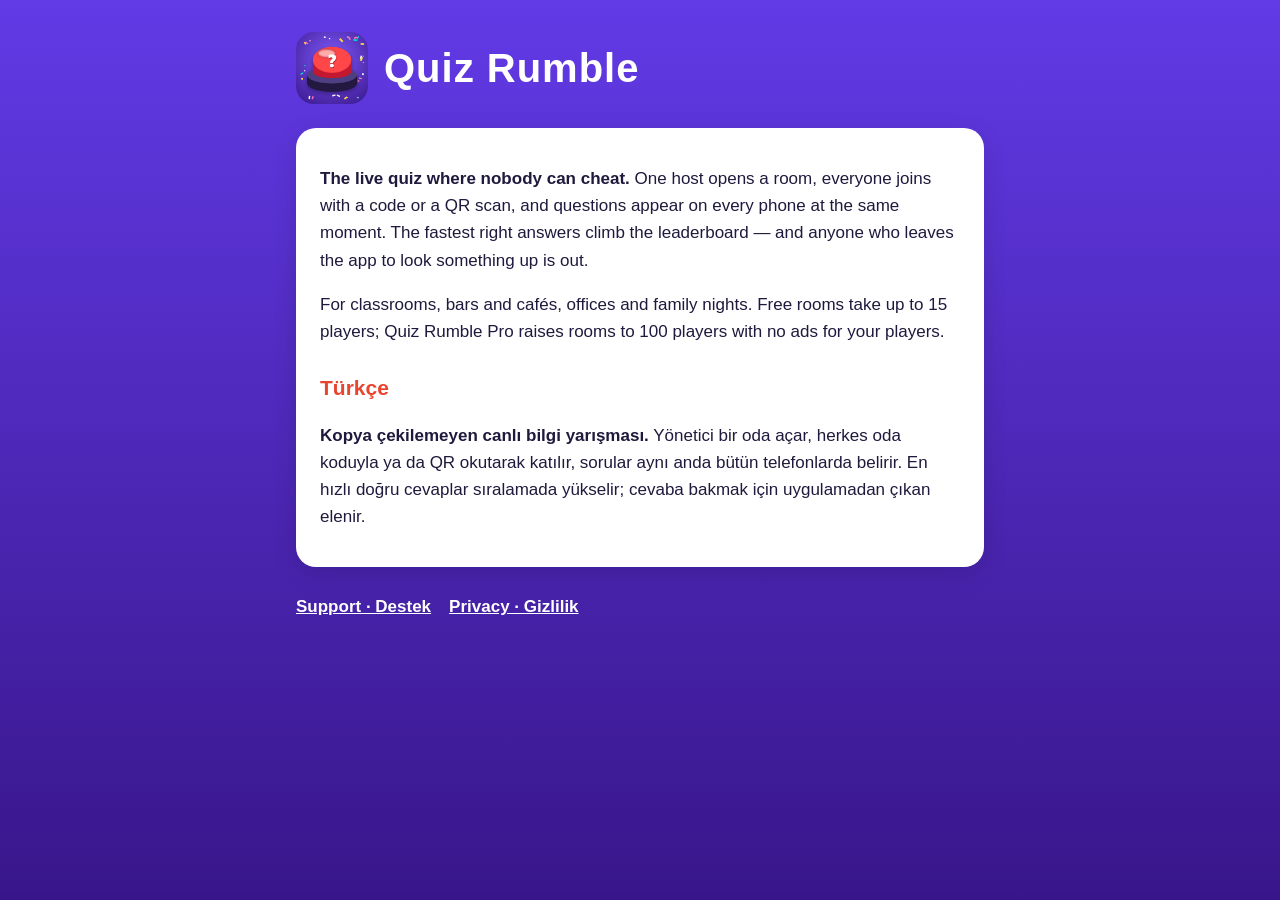
<file: index.html>
<!doctype html>
<html lang="en">
<head>
<meta charset="utf-8">
<meta name="viewport" content="width=device-width, initial-scale=1">
<title>Quiz Rumble</title>
<link rel="stylesheet" href="style.css">
<link rel="icon" href="icon.png">
</head>
<body>
<main>
  <header><img src="icon.png" alt="Quiz Rumble"><h1>Quiz Rumble</h1></header>
  <div class="card">
    <p><strong>The live quiz where nobody can cheat.</strong> One host opens a room, everyone joins with a code or a QR scan, and questions appear on every phone at the same moment. The fastest right answers climb the leaderboard — and anyone who leaves the app to look something up is out.</p>
    <p>For classrooms, bars and cafés, offices and family nights. Free rooms take up to 15 players; Quiz Rumble Pro raises rooms to 100 players with no ads for your players.</p>
    <h2>Türkçe</h2>
    <p><strong>Kopya çekilemeyen canlı bilgi yarışması.</strong> Yönetici bir oda açar, herkes oda koduyla ya da QR okutarak katılır, sorular aynı anda bütün telefonlarda belirir. En hızlı doğru cevaplar sıralamada yükselir; cevaba bakmak için uygulamadan çıkan elenir.</p>
  </div>
  <nav><a href="support/">Support · Destek</a><a href="privacy/">Privacy · Gizlilik</a></nav>
</main>
</body>
</html>
</file>
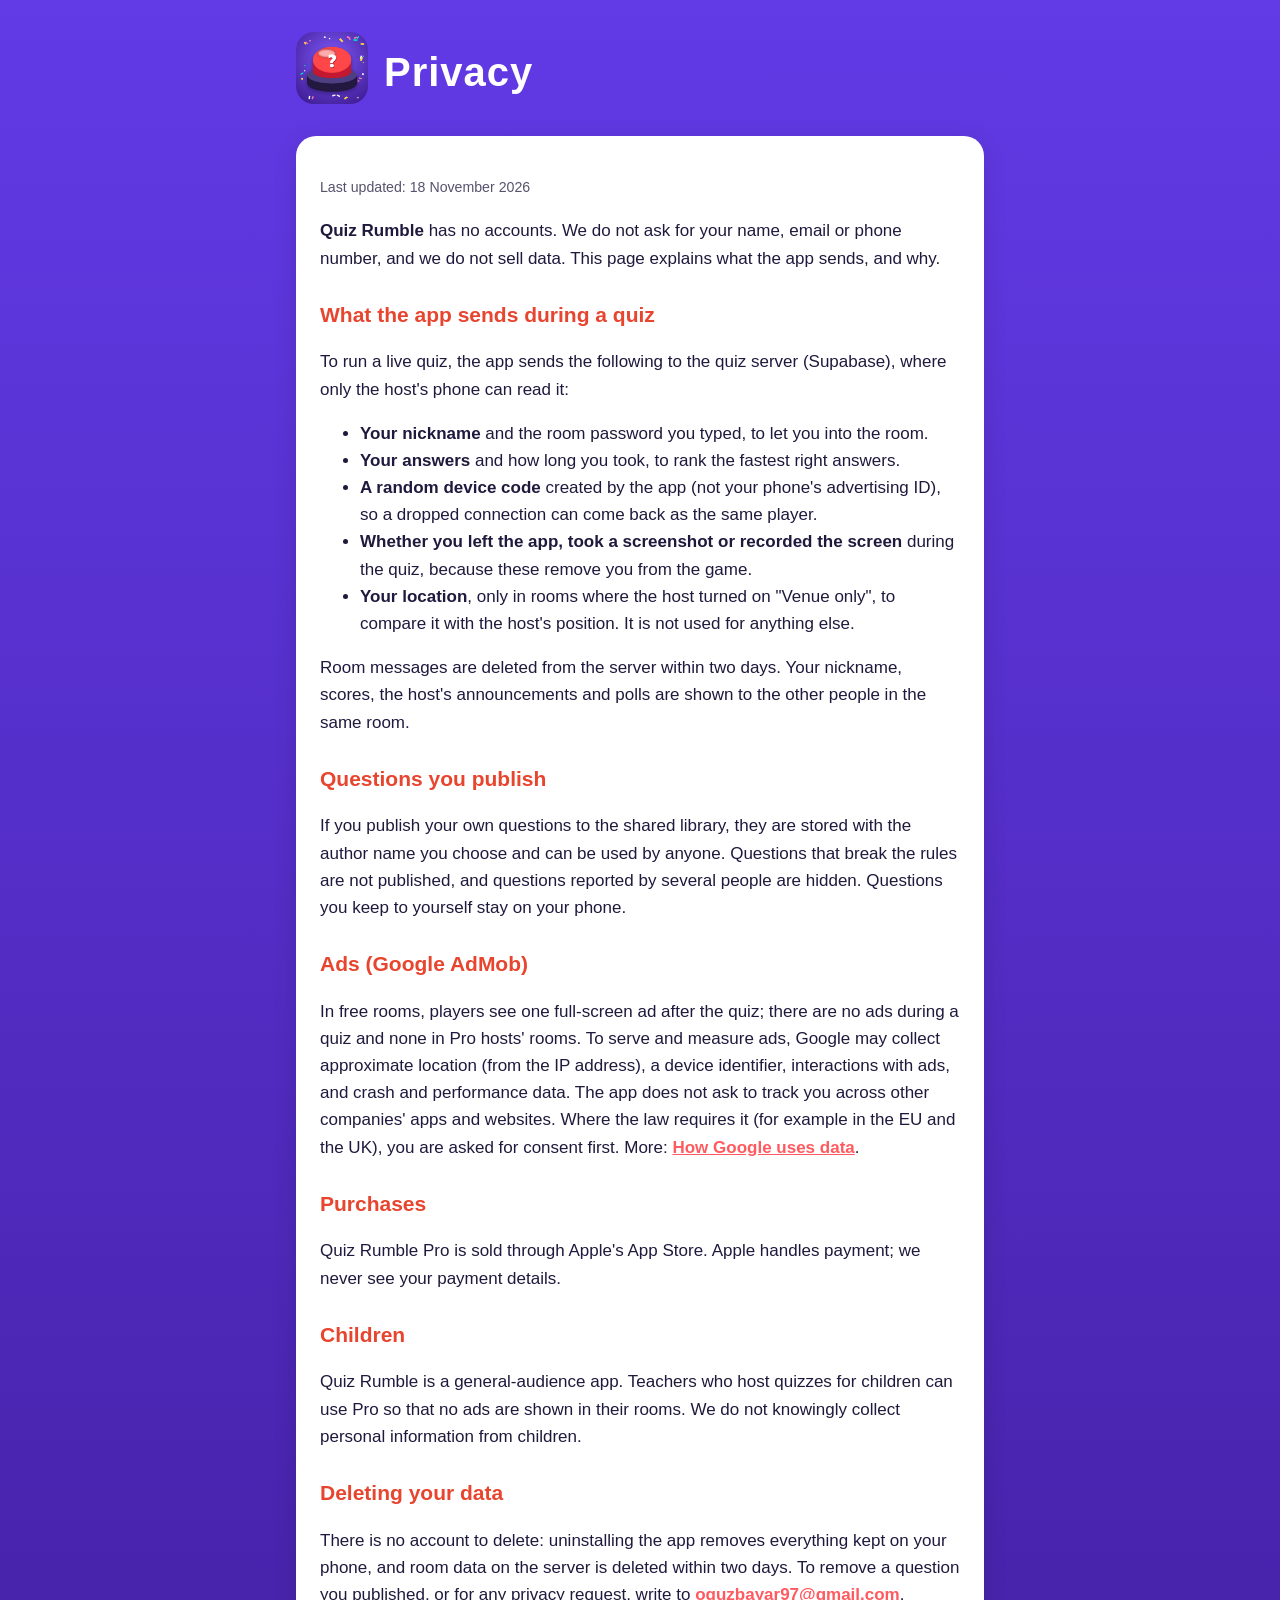
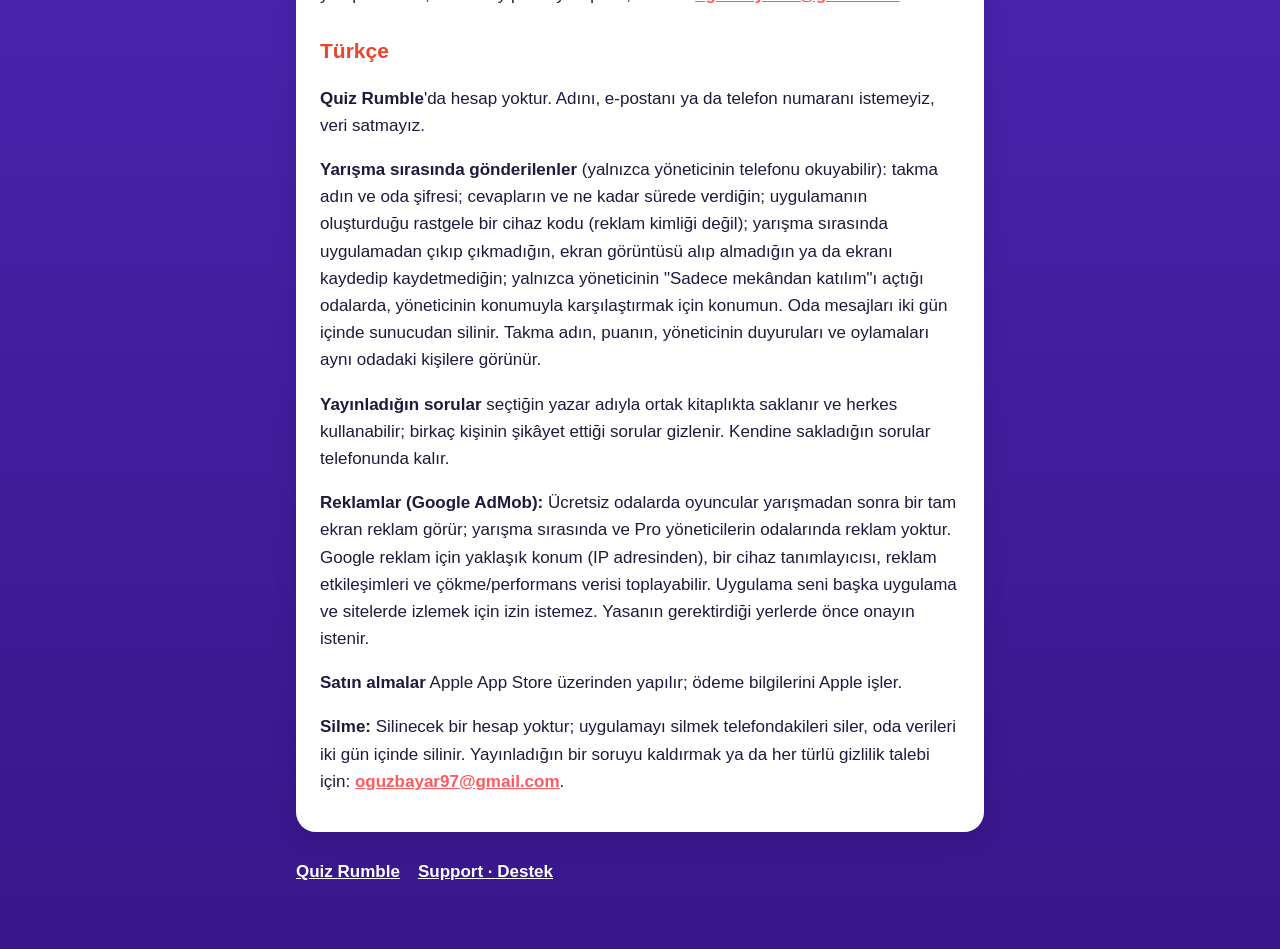
<file: privacy/index.html>
<!doctype html>
<html lang="en">
<head>
<meta charset="utf-8">
<meta name="viewport" content="width=device-width, initial-scale=1">
<title>Quiz Rumble Privacy</title>
<link rel="stylesheet" href="../style.css">
<link rel="icon" href="../icon.png">
</head>
<body>
<main>
  <header><a href="../"><img src="../icon.png" alt="Quiz Rumble"></a><h1>Privacy</h1></header>
  <div class="card">
    <p><small>Last updated: 18 November 2026</small></p>
    <p><strong>Quiz Rumble</strong> has no accounts. We do not ask for your name, email or phone number, and we do not sell data. This page explains what the app sends, and why.</p>

    <h2>What the app sends during a quiz</h2>
    <p>To run a live quiz, the app sends the following to the quiz server (Supabase), where only the host's phone can read it:</p>
    <ul>
      <li><strong>Your nickname</strong> and the room password you typed, to let you into the room.</li>
      <li><strong>Your answers</strong> and how long you took, to rank the fastest right answers.</li>
      <li><strong>A random device code</strong> created by the app (not your phone's advertising ID), so a dropped connection can come back as the same player.</li>
      <li><strong>Whether you left the app, took a screenshot or recorded the screen</strong> during the quiz, because these remove you from the game.</li>
      <li><strong>Your location</strong>, only in rooms where the host turned on "Venue only", to compare it with the host's position. It is not used for anything else.</li>
    </ul>
    <p>Room messages are deleted from the server within two days. Your nickname, scores, the host's announcements and polls are shown to the other people in the same room.</p>

    <h2>Questions you publish</h2>
    <p>If you publish your own questions to the shared library, they are stored with the author name you choose and can be used by anyone. Questions that break the rules are not published, and questions reported by several people are hidden. Questions you keep to yourself stay on your phone.</p>

    <h2>Ads (Google AdMob)</h2>
    <p>In free rooms, players see one full-screen ad after the quiz; there are no ads during a quiz and none in Pro hosts' rooms. To serve and measure ads, Google may collect approximate location (from the IP address), a device identifier, interactions with ads, and crash and performance data. The app does not ask to track you across other companies' apps and websites. Where the law requires it (for example in the EU and the UK), you are asked for consent first. More: <a href="https://policies.google.com/technologies/partner-sites">How Google uses data</a>.</p>

    <h2>Purchases</h2>
    <p>Quiz Rumble Pro is sold through Apple's App Store. Apple handles payment; we never see your payment details.</p>

    <h2>Children</h2>
    <p>Quiz Rumble is a general-audience app. Teachers who host quizzes for children can use Pro so that no ads are shown in their rooms. We do not knowingly collect personal information from children.</p>

    <h2>Deleting your data</h2>
    <p>There is no account to delete: uninstalling the app removes everything kept on your phone, and room data on the server is deleted within two days. To remove a question you published, or for any privacy request, write to <a href="mailto:oguzbayar97@gmail.com">oguzbayar97@gmail.com</a>.</p>

    <h2>Türkçe</h2>
    <p><strong>Quiz Rumble</strong>'da hesap yoktur. Adını, e-postanı ya da telefon numaranı istemeyiz, veri satmayız.</p>
    <p><strong>Yarışma sırasında gönderilenler</strong> (yalnızca yöneticinin telefonu okuyabilir): takma adın ve oda şifresi; cevapların ve ne kadar sürede verdiğin; uygulamanın oluşturduğu rastgele bir cihaz kodu (reklam kimliği değil); yarışma sırasında uygulamadan çıkıp çıkmadığın, ekran görüntüsü alıp almadığın ya da ekranı kaydedip kaydetmediğin; yalnızca yöneticinin "Sadece mekândan katılım"ı açtığı odalarda, yöneticinin konumuyla karşılaştırmak için konumun. Oda mesajları iki gün içinde sunucudan silinir. Takma adın, puanın, yöneticinin duyuruları ve oylamaları aynı odadaki kişilere görünür.</p>
    <p><strong>Yayınladığın sorular</strong> seçtiğin yazar adıyla ortak kitaplıkta saklanır ve herkes kullanabilir; birkaç kişinin şikâyet ettiği sorular gizlenir. Kendine sakladığın sorular telefonunda kalır.</p>
    <p><strong>Reklamlar (Google AdMob):</strong> Ücretsiz odalarda oyuncular yarışmadan sonra bir tam ekran reklam görür; yarışma sırasında ve Pro yöneticilerin odalarında reklam yoktur. Google reklam için yaklaşık konum (IP adresinden), bir cihaz tanımlayıcısı, reklam etkileşimleri ve çökme/performans verisi toplayabilir. Uygulama seni başka uygulama ve sitelerde izlemek için izin istemez. Yasanın gerektirdiği yerlerde önce onayın istenir.</p>
    <p><strong>Satın almalar</strong> Apple App Store üzerinden yapılır; ödeme bilgilerini Apple işler.</p>
    <p><strong>Silme:</strong> Silinecek bir hesap yoktur; uygulamayı silmek telefondakileri siler, oda verileri iki gün içinde silinir. Yayınladığın bir soruyu kaldırmak ya da her türlü gizlilik talebi için: <a href="mailto:oguzbayar97@gmail.com">oguzbayar97@gmail.com</a>.</p>
  </div>
  <nav><a href="../">Quiz Rumble</a><a href="../support/">Support · Destek</a></nav>
</main>
</body>
</html>
</file>
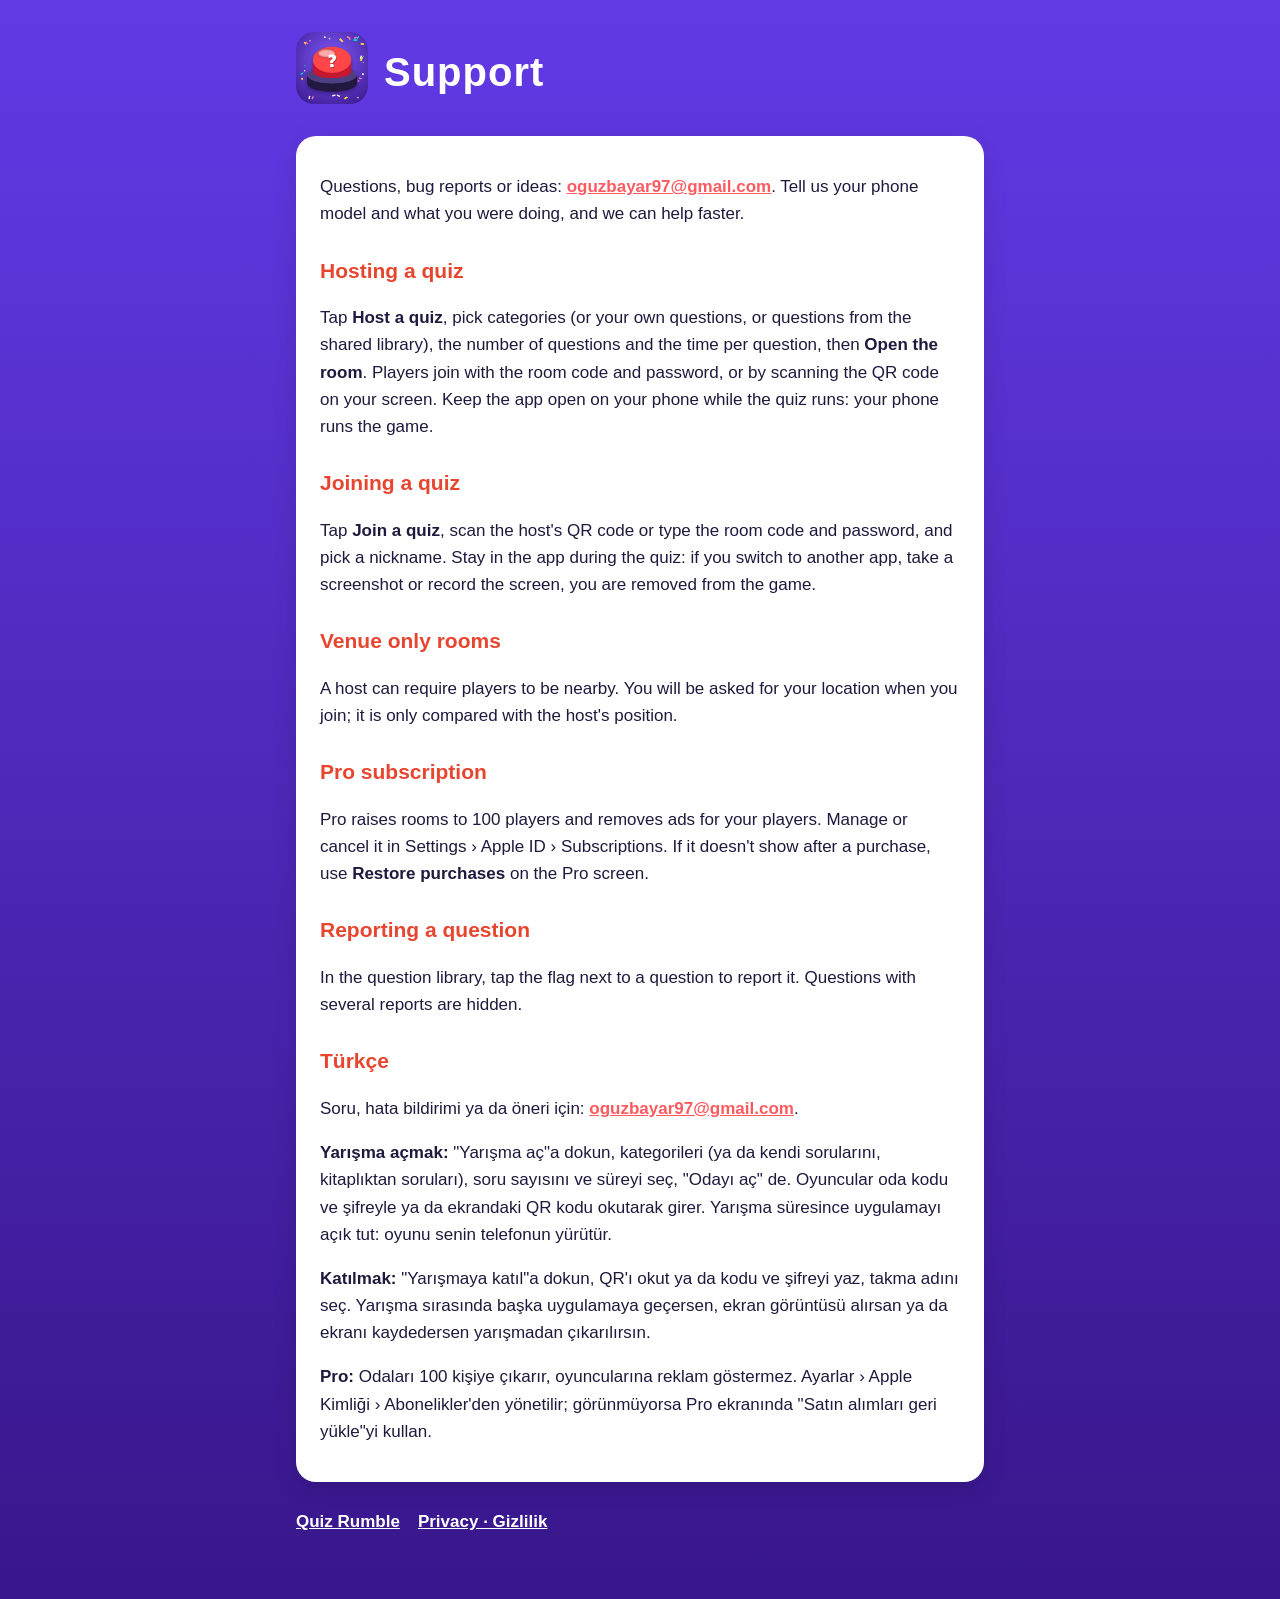
<file: support/index.html>
<!doctype html>
<html lang="en">
<head>
<meta charset="utf-8">
<meta name="viewport" content="width=device-width, initial-scale=1">
<title>Quiz Rumble Support</title>
<link rel="stylesheet" href="../style.css">
<link rel="icon" href="../icon.png">
</head>
<body>
<main>
  <header><a href="../"><img src="../icon.png" alt="Quiz Rumble"></a><h1>Support</h1></header>
  <div class="card">
    <p>Questions, bug reports or ideas: <a href="mailto:oguzbayar97@gmail.com">oguzbayar97@gmail.com</a>. Tell us your phone model and what you were doing, and we can help faster.</p>
    <h2>Hosting a quiz</h2>
    <p>Tap <strong>Host a quiz</strong>, pick categories (or your own questions, or questions from the shared library), the number of questions and the time per question, then <strong>Open the room</strong>. Players join with the room code and password, or by scanning the QR code on your screen. Keep the app open on your phone while the quiz runs: your phone runs the game.</p>
    <h2>Joining a quiz</h2>
    <p>Tap <strong>Join a quiz</strong>, scan the host's QR code or type the room code and password, and pick a nickname. Stay in the app during the quiz: if you switch to another app, take a screenshot or record the screen, you are removed from the game.</p>
    <h2>Venue only rooms</h2>
    <p>A host can require players to be nearby. You will be asked for your location when you join; it is only compared with the host's position.</p>
    <h2>Pro subscription</h2>
    <p>Pro raises rooms to 100 players and removes ads for your players. Manage or cancel it in Settings › Apple ID › Subscriptions. If it doesn't show after a purchase, use <strong>Restore purchases</strong> on the Pro screen.</p>
    <h2>Reporting a question</h2>
    <p>In the question library, tap the flag next to a question to report it. Questions with several reports are hidden.</p>
    <h2>Türkçe</h2>
    <p>Soru, hata bildirimi ya da öneri için: <a href="mailto:oguzbayar97@gmail.com">oguzbayar97@gmail.com</a>.</p>
    <p><strong>Yarışma açmak:</strong> "Yarışma aç"a dokun, kategorileri (ya da kendi sorularını, kitaplıktan soruları), soru sayısını ve süreyi seç, "Odayı aç" de. Oyuncular oda kodu ve şifreyle ya da ekrandaki QR kodu okutarak girer. Yarışma süresince uygulamayı açık tut: oyunu senin telefonun yürütür.</p>
    <p><strong>Katılmak:</strong> "Yarışmaya katıl"a dokun, QR'ı okut ya da kodu ve şifreyi yaz, takma adını seç. Yarışma sırasında başka uygulamaya geçersen, ekran görüntüsü alırsan ya da ekranı kaydedersen yarışmadan çıkarılırsın.</p>
    <p><strong>Pro:</strong> Odaları 100 kişiye çıkarır, oyuncularına reklam göstermez. Ayarlar › Apple Kimliği › Abonelikler'den yönetilir; görünmüyorsa Pro ekranında "Satın alımları geri yükle"yi kullan.</p>
  </div>
  <nav><a href="../">Quiz Rumble</a><a href="../privacy/">Privacy · Gizlilik</a></nav>
</main>
</body>
</html>
</file>
<file: style.css>
*{box-sizing:border-box}
body{margin:0;background:linear-gradient(#623AE6,#38168A);min-height:100vh;color:#1F1A3D;font:17px/1.6 -apple-system,BlinkMacSystemFont,"Segoe UI",Roboto,Arial,sans-serif}
main{max-width:720px;margin:0 auto;padding:32px 16px 64px}
header{display:flex;align-items:center;gap:16px;margin-bottom:24px;color:#fff}
header img{width:72px;height:72px;border-radius:18px}
header a{color:inherit;text-decoration:none}
h1{font-size:40px;line-height:1.1;margin:0;font-weight:900;letter-spacing:1px}
h2{font-size:21px;margin:26px 0 8px;color:#E8452F}
.card{background:#fff;border-radius:20px;padding:20px 24px;box-shadow:0 6px 24px rgba(0,0,0,.12)}
a{color:#FF5A5F;font-weight:700}
nav{margin-top:26px;display:flex;gap:18px;flex-wrap:wrap}
nav a{color:#fff}
small{opacity:.75}
</file>
